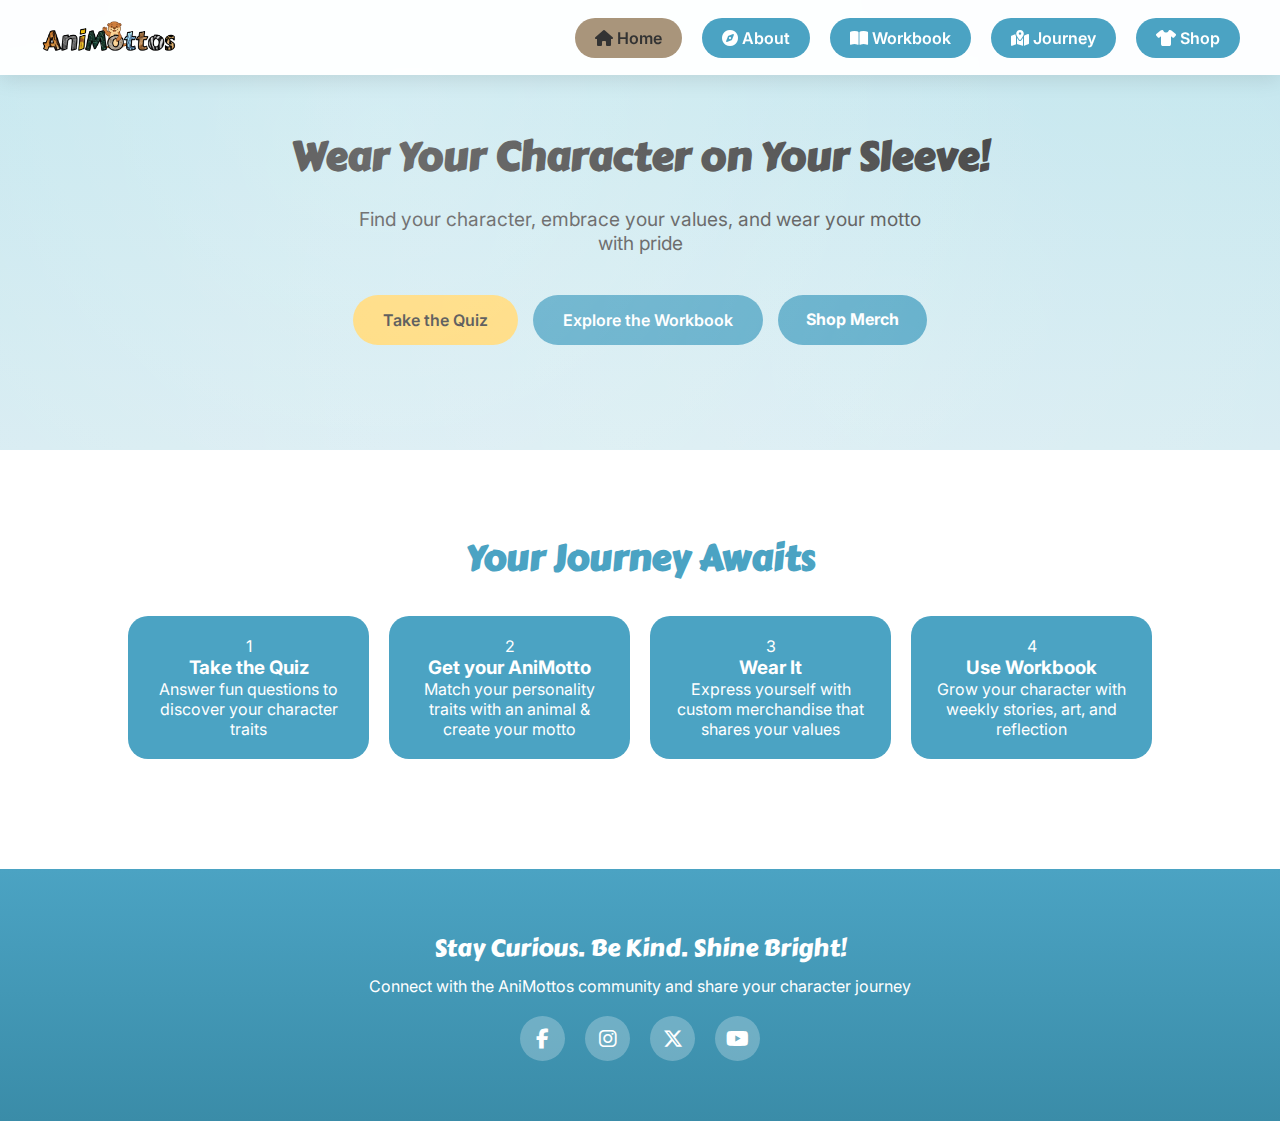
<file: index.html>
<!doctype html>
<html lang="en">

<head>
  <meta charset="UTF-8" />
  <meta name="viewport" content="width=device-width, initial-scale=1.0" />
  <title>AniMottos – Wear Your Character on Your Sleeve</title>

  <!-- Favicon -->
  <link rel="icon" type="image/webp" href="favicon.svg" />

  <!-- Fonts -->
  <link href="https://fonts.googleapis.com/css2?family=Carter+One&family=Inter:wght@400;500;600&display=swap"
    rel="stylesheet" />

  <!-- FontAwesome -->
  <link rel="stylesheet" href="https://cdnjs.cloudflare.com/ajax/libs/font-awesome/6.5.0/css/all.min.css" />

  <!-- Styles -->
  <link rel="stylesheet" href="style.css" />
</head>

<body>
  <div class="container">

    <!-- Navigation -->
    <nav class="navigation">
      <div class="brand">
        <img src="image/AmOtterText.png" alt="AniMottos Logo" class="nav-logo">
      </div>

      <button class="hamburger" aria-label="Toggle menu">
        <span></span><span></span><span></span>
      </button>

      <div class="nav-links">
        <a class="nav-link active" href="index.html"><i class="fa-solid fa-house"></i> Home</a>
        <a class="nav-link" href="about.html"><i class="fa-solid fa-compass"></i> About</a>
        <a class="nav-link" href="workbook.html"><i class="fa-solid fa-book-open"></i> Workbook</a>
        <a class="nav-link" href="journey.html"><i class="fas fa-map-marked-alt"></i> Journey</a>
        <a class="nav-link" href="shop.html"><i class="fa-solid fa-shirt"></i> Shop</a>
      </div>
    </nav>

    <!-- HERO -->
    <section class="hero">
      <div class="hero-bubbles">
        <span></span><span></span><span></span><span></span><span></span><span></span>
      </div>

      <h1 class="hero-title">Wear Your Character on Your Sleeve!</h1>
      <p class="hero-subtitle">
        Find your character, embrace your values, and wear your motto with pride
      </p>

      <div class="cta-buttons">
        <a class="cta-button cta-primary" href="https://us.ed22.org/#/project/business/sHLFX4H8Ojg9qpf4YYe6">Take the Quiz</a>
        <a class="cta-button cta-secondary" href="https://us.ed22.org/#/project/business/sHLFX4H8Ojg9qpf4YYe6">Explore the Workbook</a>
        <a class="cta-button cta-tertiary" href="https://us.ed22.org/#/project/business/sHLFX4H8Ojg9qpf4YYe6">Shop Merch</a>
      </div>
    </section>

    <!-- JOURNEY -->
    <div class="section-card">
      <h2 class="section-title">Your Journey Awaits</h2>

      <div class="journey-steps">
        <div class="journey-step">
          <div class="step-number">1</div>
          <h3>Take the Quiz</h3>
          <p>Answer fun questions to discover your character traits</p>
        </div>

        <div class="journey-step">
          <div class="step-number">2</div>
          <h3>Get your AniMotto</h3>
          <p>Match your personality traits with an animal & create your motto</p>
        </div>

        <div class="journey-step">
          <div class="step-number">3</div>
          <h3>Wear It</h3>
          <p>Express yourself with custom merchandise that shares your values</p>
        </div>

        <div class="journey-step">
          <div class="step-number">4</div>
          <h3>Use Workbook</h3>
          <p>Grow your character with weekly stories, art, and reflection</p>
        </div>
      </div>
    </div>

    <!-- FOOTER -->
    <footer class="footer">
      <div class="footer-message">Stay Curious. Be Kind. Shine Bright!</div>
      <p>Connect with the AniMottos community and share your character journey</p>

      <div class="social-links">
        <a href="#" class="social-link"><i class="fab fa-facebook-f"></i></a>
        <a href="#" class="social-link"><i class="fab fa-instagram"></i></a>
        <a href="#" class="social-link"><i class="fab fa-x-twitter"></i></a>
        <a href="#" class="social-link"><i class="fab fa-youtube"></i></a>
      </div>
    </footer>

  </div>

  <script>
    document.addEventListener("DOMContentLoaded", () => {
      const burger = document.querySelector(".hamburger");
      const nav = document.querySelector(".nav-links");
      const links = document.querySelectorAll(".nav-link");

      burger.addEventListener("click", () => {
        burger.classList.toggle("active");
        nav.classList.toggle("open");
      });

      links.forEach(link => {
        link.addEventListener("click", () => {
          burger.classList.remove("active");
          nav.classList.remove("open");
        });
      });
    });
  </script>


</body>

</html>
</file>
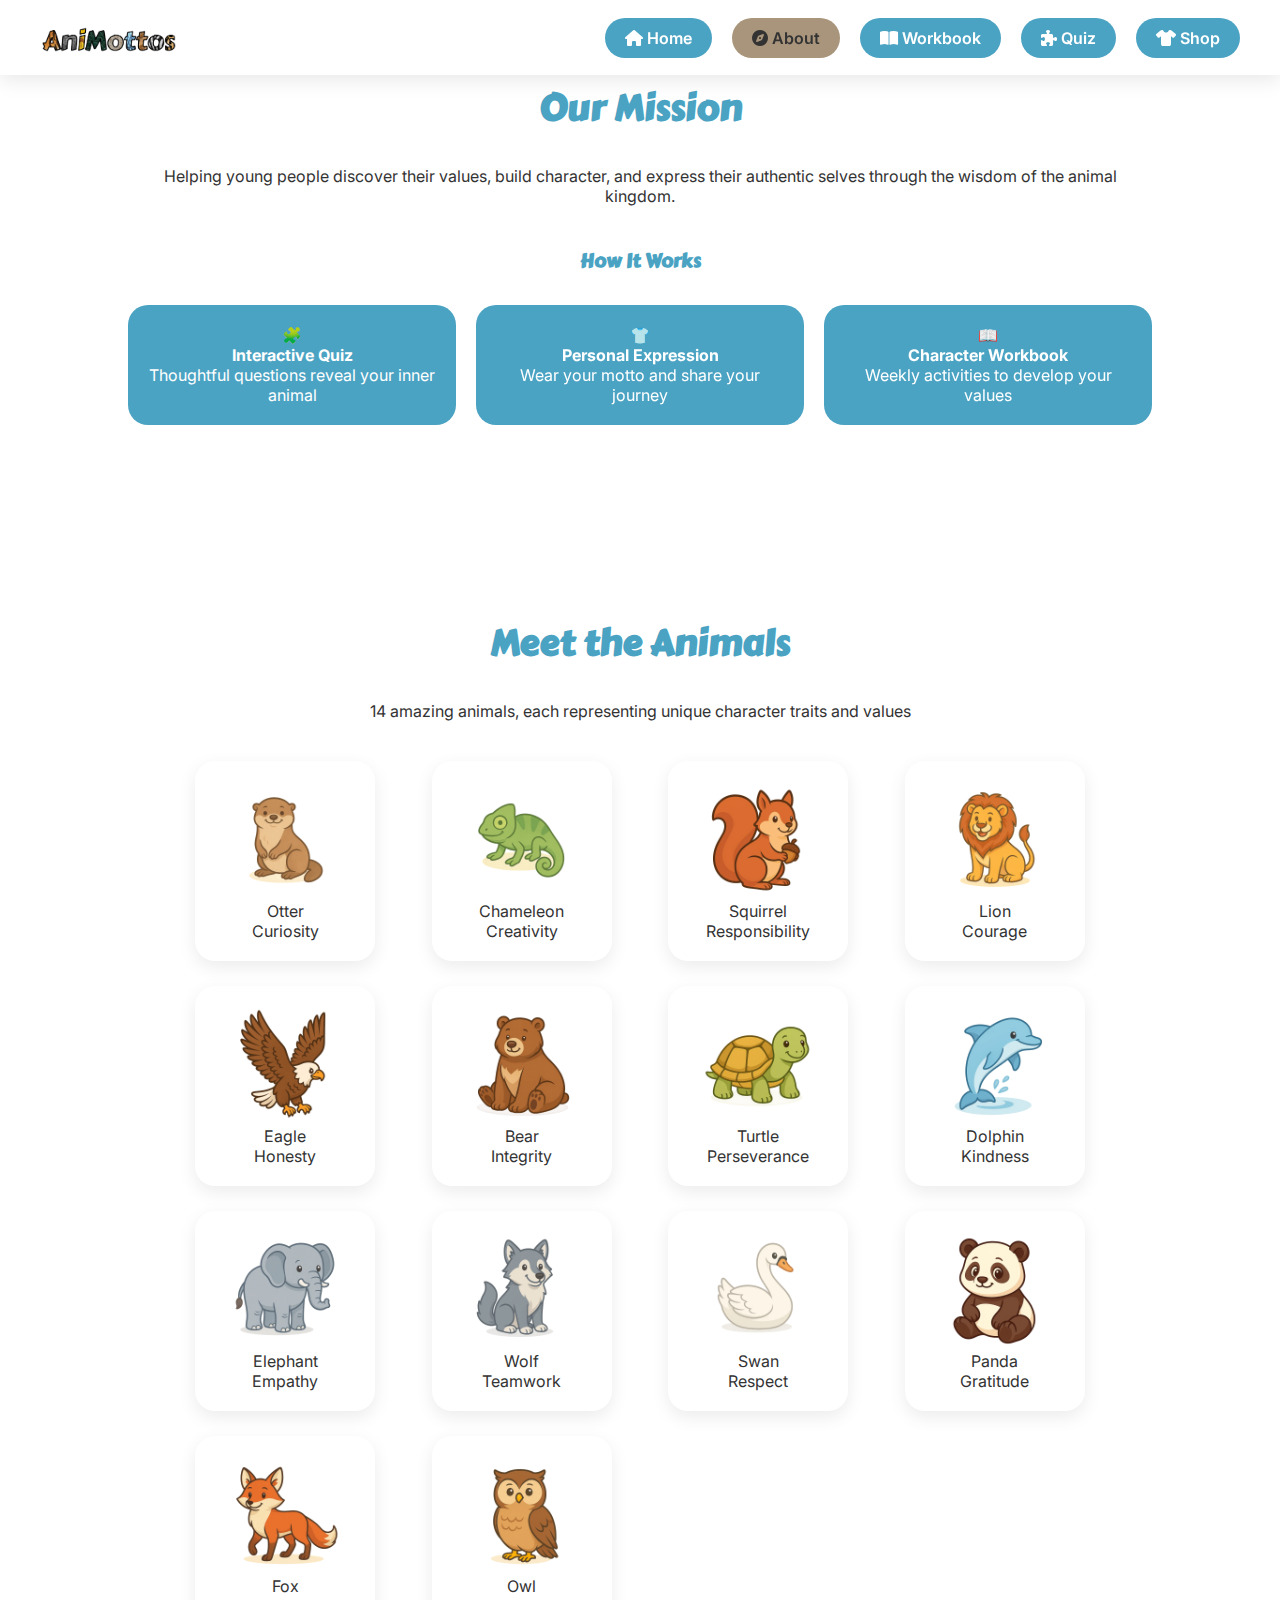
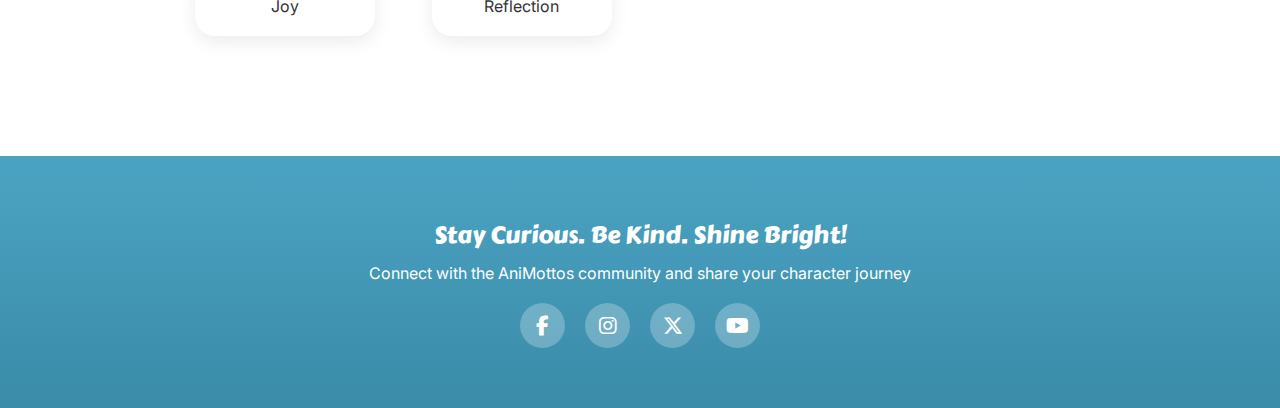
<file: about.html>
<!doctype html>
<html lang="en">

<head>
    <meta charset="UTF-8">
    <meta name="viewport" content="width=device-width, initial-scale=1.0">
    <title>About | AniMottos</title>

    <!-- Favicon & Brand Meta -->
    <link rel="icon" type="image/png" sizes="32x32" href="favicon.svg">
    <link rel="apple-touch-icon" href="favicon.svg">

    <!-- Theme Colors for Browsers -->
    <meta name="theme-color" content="#4BA3C3">
    <meta name="msapplication-TileColor" content="#4BA3C3">
    <meta name="apple-mobile-web-app-status-bar-style" content="black-translucent">

    <!-- Social / Search Preview -->
    <meta property="og:title" content="AniMottos – Wear Your Character on Your Sleeve">
    <meta property="og:description"
        content="Discover your inner animal, embrace your values, and wear your motto with pride.">
    <meta property="og:image" content="favicon.svg">
    <meta property="og:type" content="website">
    <meta property="og:url" content="https://yourdomain.com/">

    <!-- Google Fonts -->
    <link href="https://fonts.googleapis.com/css2?family=Carter+One&family=Inter:wght@400;500;600&display=swap"
        rel="stylesheet">

    <!-- Font Awesome Icons -->
    <link rel="stylesheet" href="https://cdn.jsdelivr.net/npm/@fortawesome/fontawesome-free@6.5.0/css/all.min.css" />

    <!-- Shared Styles -->
    <link rel="stylesheet" href="style.css">
</head>

<body>
    <div class="container">

        <!-- Navigation -->
        <nav class="navigation">
            <div class="brand">
                <img src="image/logoTextSmall.png" alt="AniMottos Logo" class="nav-logo">
            </div>

            <button class="hamburger" aria-label="Toggle menu">
                <span></span><span></span><span></span>
            </button>

            <div class="nav-links">
                <a class="nav-link" href="index.html"><i class="fa-solid fa-house"></i> Home</a>
                <a class="nav-link active" href="about.html"><i class="fa-solid fa-compass"></i> About</a>
                <a class="nav-link" href="workbook.html"><i class="fa-solid fa-book-open"></i> Workbook</a>
                <a class="nav-link" href="quiz.html"><i class="fa-solid fa-puzzle-piece"></i> Quiz</a>
                <a class="nav-link" href="shop.html"><i class="fa-solid fa-tshirt"></i> Shop</a>
            </div>
        </nav>

        <!-- About Section -->
        <div class="section-card">
            <h2 class="section-title">Our Mission</h2>
            <p class="section-subtitle">
                Helping young people discover their values, build character, and express their authentic selves
                through the wisdom of the animal kingdom.
            </p>

            <h3 style="text-align: center; margin: 40px 0 20px; color: #4BA3C3; font-family: 'Carter One', cursive;">
                How It Works
            </h3>

            <div class="journey-steps">
                <div class="journey-step">
                    <div class="step-number">🧩</div>
                    <h4>Interactive Quiz</h4>
                    <p>Thoughtful questions reveal your inner animal</p>
                </div>
                <div class="journey-step">
                    <div class="step-number">👕</div>
                    <h4>Personal Expression</h4>
                    <p>Wear your motto and share your journey</p>
                </div>
                <div class="journey-step">
                    <div class="step-number">📖</div>
                    <h4>Character Workbook</h4>
                    <p>Weekly activities to develop your values</p>
                </div>
            </div>
        </div>

        <!-- Meet the Animals -->
        <div class="section-card">
            <h2 class="section-title">Meet the Animals</h2>
            <p class="section-subtitle">14 amazing animals, each representing unique character traits and values</p>

            <div class="animal-grid">

                <div class="animal-card">
                    <div class="animal-img-wrapper">
                        <img src="image/standard/Otter.webp" alt="Otter" class="animal-img">
                    </div>
                    <div class="animal-name">Otter</div>
                    <div class="animal-trait">Curiosity</div>
                </div>

                <div class="animal-card">
                    <div class="animal-img-wrapper">
                        <img src="image/standard/Chameleon.webp" alt="Chameleon" class="animal-img">
                    </div>
                    <div class="animal-name">Chameleon</div>
                    <div class="animal-trait">Creativity</div>
                </div>

                <div class="animal-card">
                    <div class="animal-img-wrapper">
                        <img src="image/standard/Squirrel.webp" alt="Squirrel" class="animal-img">
                    </div>
                    <div class="animal-name">Squirrel</div>
                    <div class="animal-trait">Responsibility</div>
                </div>

                <div class="animal-card">
                    <div class="animal-img-wrapper">
                        <img src="image/standard/Lion.webp" alt="Lion" class="animal-img">
                    </div>
                    <div class="animal-name">Lion</div>
                    <div class="animal-trait">Courage</div>
                </div>

                <div class="animal-card">
                    <div class="animal-img-wrapper">
                        <img src="image/standard/Eagle.webp" alt="Eagle" class="animal-img">
                    </div>
                    <div class="animal-name">Eagle</div>
                    <div class="animal-trait">Honesty</div>
                </div>

                <div class="animal-card">
                    <div class="animal-img-wrapper">
                        <img src="image/standard/Bear.webp" alt="Bear" class="animal-img">
                    </div>
                    <div class="animal-name">Bear</div>
                    <div class="animal-trait">Integrity</div>
                </div>

                <div class="animal-card">
                    <div class="animal-img-wrapper">
                        <img src="image/standard/Turtle.webp" alt="Turtle" class="animal-img">
                    </div>
                    <div class="animal-name">Turtle</div>
                    <div class="animal-trait">Perseverance</div>
                </div>

                <div class="animal-card">
                    <div class="animal-img-wrapper">
                        <img src="image/standard/Dolphin.webp" alt="Dolphin" class="animal-img">
                    </div>
                    <div class="animal-name">Dolphin</div>
                    <div class="animal-trait">Kindness</div>
                </div>

                <div class="animal-card">
                    <div class="animal-img-wrapper">
                        <img src="image/standard/Elephant.webp" alt="Elephant" class="animal-img">
                    </div>
                    <div class="animal-name">Elephant</div>
                    <div class="animal-trait">Empathy</div>
                </div>

                <div class="animal-card">
                    <div class="animal-img-wrapper">
                        <img src="image/standard/Wolf.webp" alt="Wolf" class="animal-img">
                    </div>
                    <div class="animal-name">Wolf</div>
                    <div class="animal-trait">Teamwork</div>
                </div>

                <div class="animal-card">
                    <div class="animal-img-wrapper">
                        <img src="image/standard/Swan.webp" alt="Swan" class="animal-img">
                    </div>
                    <div class="animal-name">Swan</div>
                    <div class="animal-trait">Respect</div>
                </div>

                <div class="animal-card">
                    <div class="animal-img-wrapper">
                        <img src="image/standard/Panda.webp" alt="Panda" class="animal-img">
                    </div>
                    <div class="animal-name">Panda</div>
                    <div class="animal-trait">Gratitude</div>
                </div>

                <div class="animal-card">
                    <div class="animal-img-wrapper">
                        <img src="image/standard/Fox.webp" alt="Fox" class="animal-img">
                    </div>
                    <div class="animal-name">Fox</div>
                    <div class="animal-trait">Joy</div>
                </div>

                <div class="animal-card">
                    <div class="animal-img-wrapper">
                        <img src="image/standard/Owl.webp" alt="Owl" class="animal-img">
                    </div>
                    <div class="animal-name">Owl</div>
                    <div class="animal-trait">Reflection</div>
                </div>

            </div>
        </div>

        <!-- Footer -->
        <footer class="footer">
            <div class="footer-message">Stay Curious. Be Kind. Shine Bright!</div>
            <p>Connect with the AniMottos community and share your character journey</p>

            <div class="social-links">
                <a href="#" class="social-link" target="_blank" aria-label="Facebook">
                    <i class="fab fa-facebook-f"></i>
                </a>
                <a href="#" class="social-link" target="_blank" aria-label="Instagram">
                    <i class="fab fa-instagram"></i>
                </a>
                <a href="#" class="social-link" target="_blank" aria-label="Twitter / X">
                    <i class="fab fa-x-twitter"></i>
                </a>
                <a href="#" class="social-link" target="_blank" aria-label="YouTube">
                    <i class="fab fa-youtube"></i>
                </a>
            </div>
        </footer>

    </div>

    <script>
        document.addEventListener("DOMContentLoaded", () => {
            const burger = document.querySelector(".hamburger");
            const nav = document.querySelector(".nav-links");
            const links = document.querySelectorAll(".nav-link");

            burger.addEventListener("click", () => {
                burger.classList.toggle("active");
                nav.classList.toggle("open");
            });

            links.forEach(link => {
                link.addEventListener("click", () => {
                    burger.classList.remove("active");
                    nav.classList.remove("open");
                });
            });
        });
    </script>


</body>

</html>
</file>
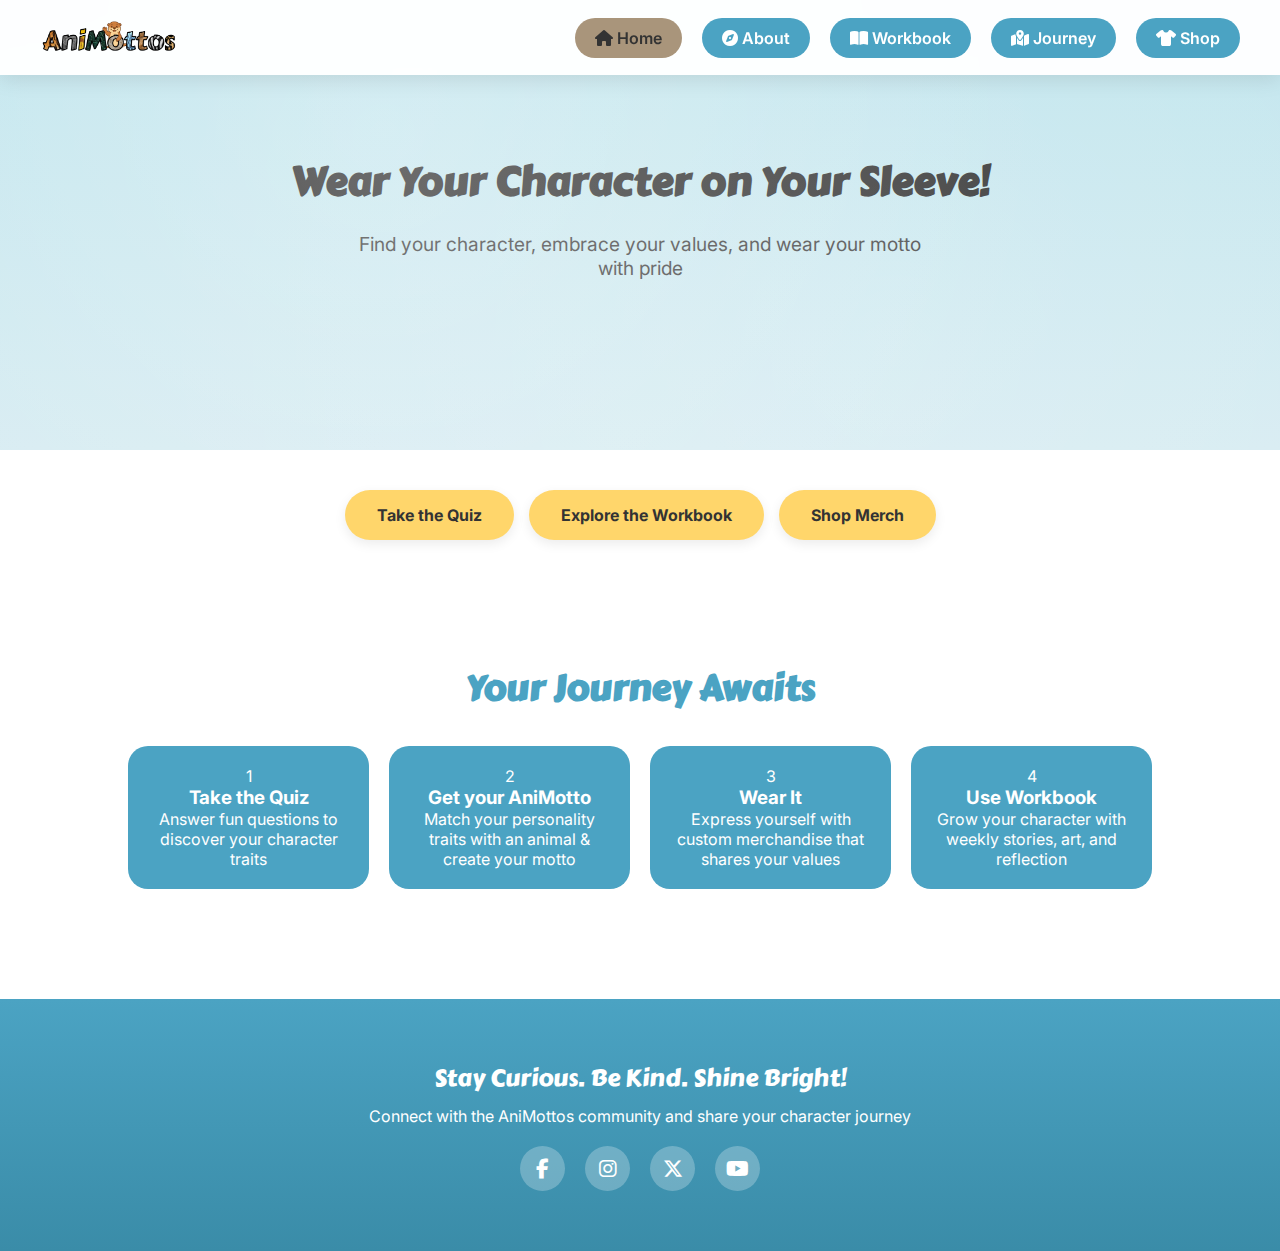
<file: indexUpdate.html>
<!doctype html>
<html lang="en">

<head>
  <meta charset="UTF-8" />
  <meta name="viewport" content="width=device-width, initial-scale=1.0" />
  <title>AniMottos – Wear Your Character on Your Sleeve</title>

  <!-- Favicon -->
  <link rel="icon" type="image/webp" href="favicon.svg" />

  <!-- Fonts -->
  <link href="https://fonts.googleapis.com/css2?family=Carter+One&family=Inter:wght@400;500;600&display=swap"
    rel="stylesheet" />

  <!-- FontAwesome -->
  <link rel="stylesheet" href="https://cdnjs.cloudflare.com/ajax/libs/font-awesome/6.5.0/css/all.min.css" />

  <!-- Styles -->
  <link rel="stylesheet" href="style.css" />
</head>

<body>
  <div class="container">

    <!-- Navigation -->
    <nav class="navigation">
      <div class="brand">
        <img src="image/AmOtterText.png" alt="AniMottos Logo" class="nav-logo">
      </div>

      <button class="hamburger" aria-label="Toggle menu">
        <span></span><span></span><span></span>
      </button>

      <div class="nav-links">
        <a class="nav-link active" href="index.html"><i class="fa-solid fa-house"></i> Home</a>
        <a class="nav-link" href="about.html"><i class="fa-solid fa-compass"></i> About</a>
        <a class="nav-link" href="workbook.html"><i class="fa-solid fa-book-open"></i> Workbook</a>
        <a class="nav-link" href="journey.html"><i class="fas fa-map-marked-alt"></i> Journey</a>
        <a class="nav-link" href="shop.html"><i class="fa-solid fa-shirt"></i> Shop</a>
      </div>
    </nav>

    <!-- HERO -->
    <section class="hero">
      <div class="hero-bubbles">
        <span></span><span></span><span></span><span></span><span></span><span></span>
      </div>

      <h1 class="hero-title">Wear Your Character on Your Sleeve!</h1>
      <p class="hero-subtitle">
        Find your character, embrace your values, and wear your motto with pride
      </p>
    </section>


    <!-- CTA Buttons -->
    <div class="cta-buttons standalone-cta">
        <a class="cta-button cta-primary" href="https://us.ed22.org/#/project/business/sHLFX4H8Ojg9qpf4YYe6">Take the Quiz</a>
        <a class="cta-button cta-primary" href="https://us.ed22.org/#/project/business/sHLFX4H8Ojg9qpf4YYe6">Explore the Workbook</a>
        <a class="cta-button cta-primary" href="https://us.ed22.org/#/project/business/sHLFX4H8Ojg9qpf4YYe6">Shop Merch</a>
    </div>

    <!-- JOURNEY -->
    <div class="section-card">
      <h2 class="section-title">Your Journey Awaits</h2>

      <div class="journey-steps">
        <div class="journey-step">
          <div class="step-number">1</div>
          <h3>Take the Quiz</h3>
          <p>Answer fun questions to discover your character traits</p>
        </div>

        <div class="journey-step">
          <div class="step-number">2</div>
          <h3>Get your AniMotto</h3>
          <p>Match your personality traits with an animal & create your motto</p>
        </div>

        <div class="journey-step">
          <div class="step-number">3</div>
          <h3>Wear It</h3>
          <p>Express yourself with custom merchandise that shares your values</p>
        </div>

        <div class="journey-step">
          <div class="step-number">4</div>
          <h3>Use Workbook</h3>
          <p>Grow your character with weekly stories, art, and reflection</p>
        </div>
      </div>
    </div>

    <!-- FOOTER -->
    <footer class="footer">
      <div class="footer-message">Stay Curious. Be Kind. Shine Bright!</div>
      <p>Connect with the AniMottos community and share your character journey</p>

      <div class="social-links">
        <a href="#" class="social-link"><i class="fab fa-facebook-f"></i></a>
        <a href="#" class="social-link"><i class="fab fa-instagram"></i></a>
        <a href="#" class="social-link"><i class="fab fa-x-twitter"></i></a>
        <a href="#" class="social-link"><i class="fab fa-youtube"></i></a>
      </div>
    </footer>

  </div>

  <!-- Mobile Menu Script -->
  <script>
    document.addEventListener("DOMContentLoaded", () => {
      const burger = document.querySelector(".hamburger");
      const nav = document.querySelector(".nav-links");
      const links = document.querySelectorAll(".nav-link");

      burger.addEventListener("click", () => {
        burger.classList.toggle("active");
        nav.classList.toggle("open");
      });

      links.forEach(link => {
        link.addEventListener("click", () => {
          burger.classList.remove("active");
          nav.classList.remove("open");
        });
      });
    });
  </script>

</body>

</html>
</file>
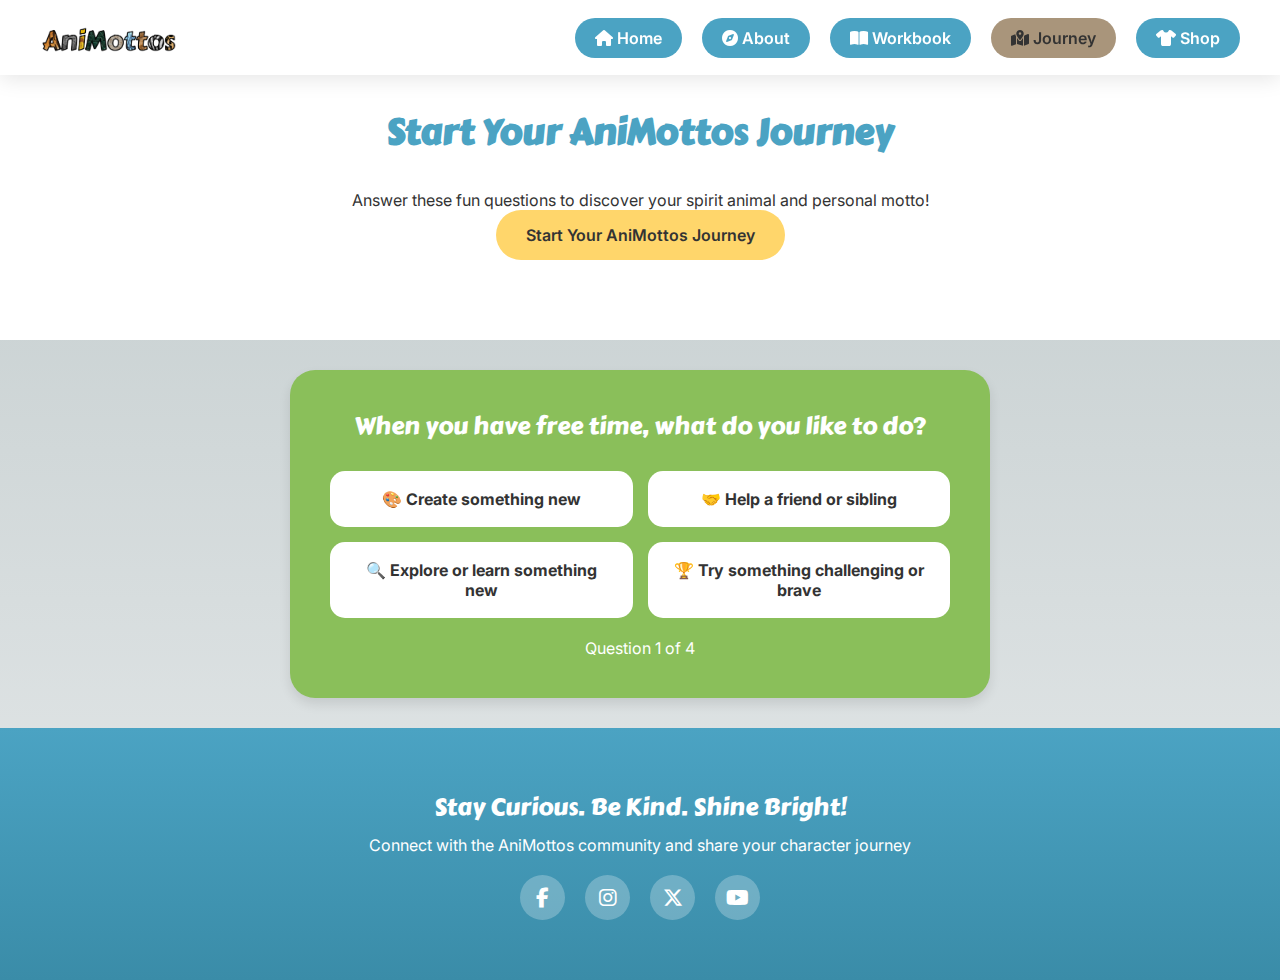
<file: journey.html>
<!doctype html>
<html lang="en">

<head>
    <meta charset="UTF-8">
    <meta name="viewport" content="width=device-width, initial-scale=1.0">
    <title>Quiz | AniMottos</title>

    <!-- Favicon & Brand Meta -->
    <link rel="icon" type="image/png" sizes="32x32" href="favicon.svg">
    <link rel="apple-touch-icon" href="favicon.svg">

    <!-- Theme Colors for Browsers -->
    <meta name="theme-color" content="#4BA3C3">
    <meta name="msapplication-TileColor" content="#4BA3C3">
    <meta name="apple-mobile-web-app-status-bar-style" content="black-translucent">

    <!-- Google Fonts -->
    <link href="https://fonts.googleapis.com/css2?family=Carter+One&family=Inter:wght@400;500;600&display=swap"
        rel="stylesheet">

    <!-- Font Awesome Icons -->
    <link rel="stylesheet" href="https://cdnjs.cloudflare.com/ajax/libs/font-awesome/6.5.1/css/all.min.css">

    <!-- Shared Styles -->
    <link rel="stylesheet" href="style.css">
</head>

<body>
    <div class="container">

        <!-- Navigation -->
        <nav class="navigation">
            <div class="brand">
                <img src="image/logoTextSmall.png" alt="AniMottos Logo" class="nav-logo">
            </div>

            <button class="hamburger" aria-label="Toggle menu">
                <span></span><span></span><span></span>
            </button>

            <div class="nav-links">
                <a class="nav-link" href="index.html"><i class="fa-solid fa-house"></i> Home</a>
                <a class="nav-link" href="about.html"><i class="fa-solid fa-compass"></i> About</a>
                <a class="nav-link" href="workbook.html"><i class="fa-solid fa-book-open"></i> Workbook</a>
                <a class="nav-link active" href="journey.html"><i class="fas fa-map-marked-alt"></i> Journey</a>
                <a class="nav-link" href="shop.html"><i class="fa-solid fa-shirt"></i> Shop</a>
            </div>
        </nav>

        <div class="section-card quiz-intro">
            <h2 class="section-title">Start Your AniMottos Journey</h2>
            <p class="section-subtitle">
                Answer these fun questions to discover your spirit animal and personal motto!
            </p>
            <a class="cta-button cta-primary" href="https://your-full-quiz-link-here.com" target="_blank">
                Start Your AniMottos Journey
            </a>
        </div>

        <!-- Dynamic Quiz Container -->
        <div class="quiz-preview"></div>

        <!-- Footer -->
        <footer class="footer">
            <div class="footer-message">Stay Curious. Be Kind. Shine Bright!</div>
            <p>Connect with the AniMottos community and share your character journey</p>
            <div class="social-links">
                <a href="#" class="social-link" target="_blank"><i class="fab fa-facebook-f"></i></a>
                <a href="#" class="social-link" target="_blank"><i class="fab fa-instagram"></i></a>
                <a href="#" class="social-link" target="_blank"><i class="fab fa-x-twitter"></i></a>
                <a href="#" class="social-link" target="_blank"><i class="fab fa-youtube"></i></a>
            </div>
        </footer>
    </div>

    <!-- 4-Question Mini Quiz with Images -->
    <script>
        const quizQuestions = [
            {
                question: "When you have free time, what do you like to do?",
                options: [
                    { text: "🎨 Create something new", animal: "Chameleon", value: "Creativity", motto: "Blend, adapt, and create your world" },
                    { text: "🤝 Help a friend or sibling", animal: "Dolphin", value: "Kindness", motto: "Small acts make big waves" },
                    { text: "🔍 Explore or learn something new", animal: "Otter", value: "Curiosity", motto: "Every day brings new discoveries" },
                    { text: "🏆 Try something challenging or brave", animal: "Lion", value: "Courage", motto: "Courage lights the path forward" }
                ]
            },
            {
                question: "What’s your favorite way to solve a problem?",
                options: [
                    { text: "🧠 Think it through carefully", animal: "Owl", value: "Reflection", motto: "Wisdom grows in quiet moments" },
                    { text: "🎨 Come up with creative ideas", animal: "Chameleon", value: "Creativity", motto: "Blend, adapt, and create your world" },
                    { text: "🗣️ Talk with others and share ideas", animal: "Wolf", value: "Teamwork", motto: "Together we are stronger" },
                    { text: "💪 Keep trying until I get it", animal: "Turtle", value: "Perseverance", motto: "Slow and steady wins the race" }
                ]
            },
            {
                question: "Your teacher says a big project is due next week. You...",
                options: [
                    { text: "🗓️ Make a plan and get started early", animal: "Squirrel", value: "Responsibility", motto: "Prepare today for tomorrow’s success" },
                    { text: "🎯 Wait until I feel inspired", animal: "Chameleon", value: "Creativity", motto: "Blend, adapt, and create your world" },
                    { text: "🙌 Ask a friend for help", animal: "Wolf", value: "Teamwork", motto: "Together we are stronger" },
                    { text: "😌 Stay calm and take my time", animal: "Turtle", value: "Perseverance", motto: "Slow and steady wins the race" }
                ]
            },
            {
                question: "Which phrase sounds most like you?",
                options: [
                    { text: "💭 I love to imagine new things", animal: "Chameleon", value: "Creativity", motto: "Blend, adapt, and create your world" },
                    { text: "💖 I care deeply about others", animal: "Dolphin", value: "Kindness", motto: "Small acts make big waves" },
                    { text: "🦦 I’m curious about how things work", animal: "Otter", value: "Curiosity", motto: "Every day brings new discoveries" },
                    { text: "🦁 I’m brave when things get tough", animal: "Lion", value: "Courage", motto: "Courage lights the path forward" }
                ]
            }
        ];

        let currentQuestion = 0;

        function loadQuestion() {
            const q = quizQuestions[currentQuestion];
            const container = document.querySelector('.quiz-preview');

            container.innerHTML = `
      <div class="quiz-question">${q.question}</div>
      <div class="quiz-options">
        ${q.options.map(o => `
          <div class="quiz-option" onclick="showQuizResult('${o.animal}', '${o.value}', '${o.motto}')">${o.text}</div>
        `).join('')}
      </div>
      <div style="margin-top:20px;">Question ${currentQuestion + 1} of ${quizQuestions.length}</div>
    `;
        }

        function showQuizResult(animal, value, motto) {
            const imgPath = `image/standard/${animal}.webp`;
            const container = document.querySelector('.quiz-preview');

            container.innerHTML = `
        <div style="background:#FFD66B;border-radius:20px;padding:30px;text-align:center;margin:20px 0;">
        <img src="${imgPath}" alt="${animal}" style="width:120px;height:auto;margin-bottom:15px;">
        <h3 style="font-size:24px;font-family:'Carter One',cursive;color:#333;">
            You show ${value.toLowerCase()} like a ${animal}!
        </h3>
        <p style="font-size:18px;font-weight:bold;color:#333;margin-bottom:15px;">"${motto}"</p>
        <button class="cta-button cta-primary" style="margin-top:20px;" onclick="nextQuestion()">Next Question</button>
        </div>
    `;
        }

        function nextQuestion() {
            currentQuestion++;
            if (currentQuestion < quizQuestions.length) {
                loadQuestion();
            } else {
                showFinalMessage();
            }
        }

        function showFinalMessage() {
            const container = document.querySelector('.quiz-preview');
            container.innerHTML = `
      <div style="background:#8ABF5A;border-radius:25px;padding:40px;text-align:center;color:white;">
        <h2 style="font-family:'Carter One',cursive;">Awesome job!</h2>
        <p>You discovered how each value connects to a different animal.<br>Ready for the full journey?</p>
        <a href="https://your-full-quiz-link-here.com" target="_blank" class="cta-button cta-primary" style="margin-top:20px;text-decoration:none;">
          Start Your AniMottos Journey now
        </a>
      </div>
    `;
        }

        window.addEventListener('DOMContentLoaded', loadQuestion);
    </script>

    <script>
        document.addEventListener("DOMContentLoaded", () => {
            const burger = document.querySelector(".hamburger");
            const nav = document.querySelector(".nav-links");
            const links = document.querySelectorAll(".nav-link");

            burger.addEventListener("click", () => {
                burger.classList.toggle("active");
                nav.classList.toggle("open");
            });

            links.forEach(link => {
                link.addEventListener("click", () => {
                    burger.classList.remove("active");
                    nav.classList.remove("open");
                });
            });
        });
    </script>


</body>

</html>
</file>
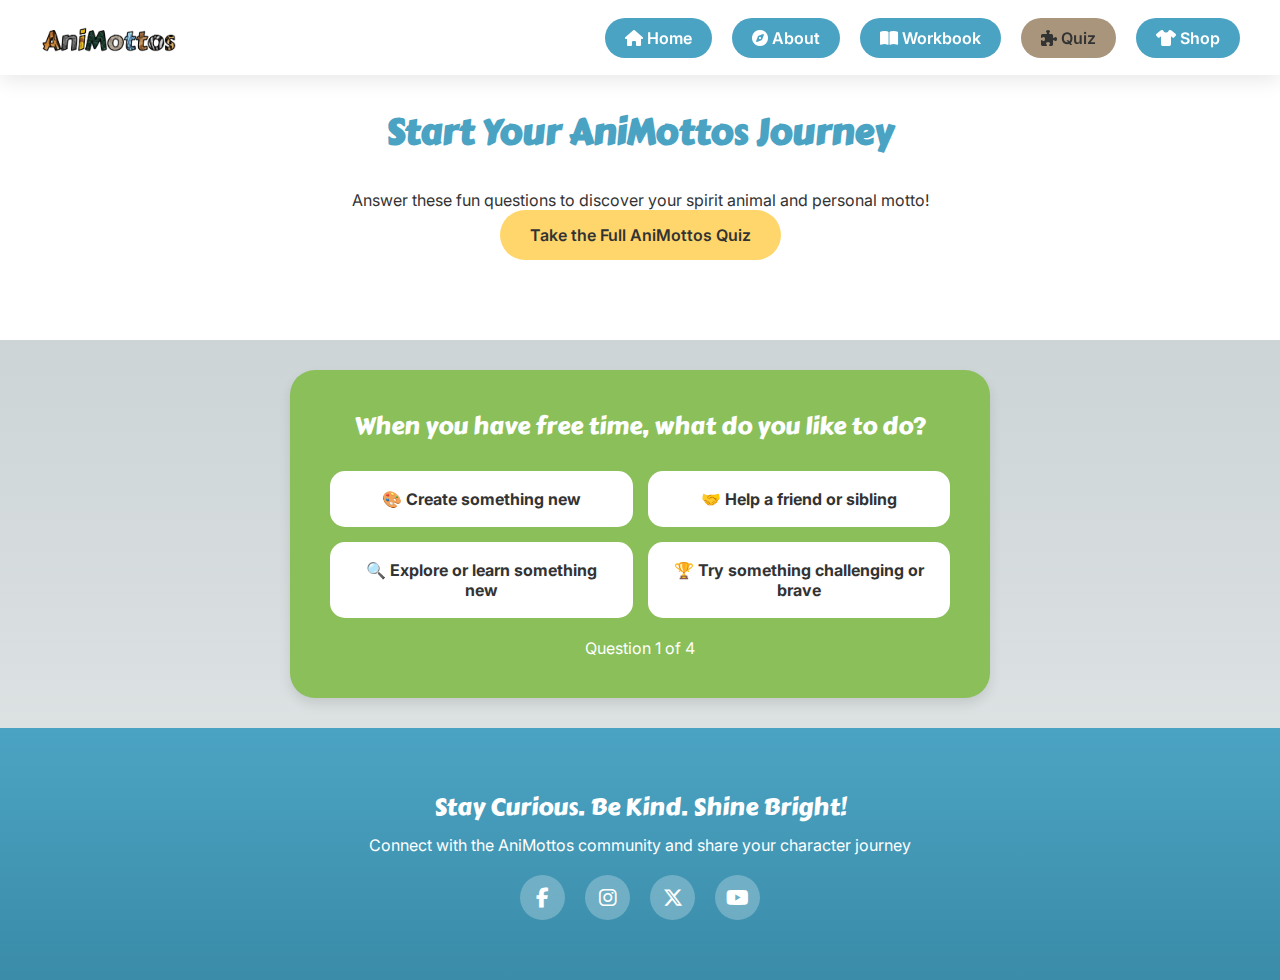
<file: quiz.html>
<!doctype html>
<html lang="en">

<head>
    <meta charset="UTF-8">
    <meta name="viewport" content="width=device-width, initial-scale=1.0">
    <title>Quiz | AniMottos</title>

    <!-- Favicon & Brand Meta -->
    <link rel="icon" type="image/png" sizes="32x32" href="favicon.svg">
    <link rel="apple-touch-icon" href="favicon.svg">

    <!-- Theme Colors for Browsers -->
    <meta name="theme-color" content="#4BA3C3">
    <meta name="msapplication-TileColor" content="#4BA3C3">
    <meta name="apple-mobile-web-app-status-bar-style" content="black-translucent">

    <!-- Google Fonts -->
    <link href="https://fonts.googleapis.com/css2?family=Carter+One&family=Inter:wght@400;500;600&display=swap"
        rel="stylesheet">

    <!-- Font Awesome Icons -->
    <link rel="stylesheet" href="https://cdnjs.cloudflare.com/ajax/libs/font-awesome/6.5.1/css/all.min.css">

    <!-- Shared Styles -->
    <link rel="stylesheet" href="style.css">
</head>

<body>
    <div class="container">

        <!-- Navigation -->
        <nav class="navigation">
            <div class="brand">
                <img src="image/logoTextSmall.png" alt="AniMottos Logo" class="nav-logo">
            </div>

            <button class="hamburger" aria-label="Toggle menu">
                <span></span><span></span><span></span>
            </button>

            <div class="nav-links">
                <a class="nav-link" href="index.html"><i class="fa-solid fa-house"></i> Home</a>
                <a class="nav-link" href="about.html"><i class="fa-solid fa-compass"></i> About</a>
                <a class="nav-link" href="workbook.html"><i class="fa-solid fa-book-open"></i> Workbook</a>
                <a class="nav-link active" href="quiz.html"><i class="fa-solid fa-puzzle-piece"></i> Quiz</a>
                <a class="nav-link" href="shop.html"><i class="fa-solid fa-shirt"></i> Shop</a>
            </div>
        </nav>

        <div class="section-card quiz-intro">
            <h2 class="section-title">Start Your AniMottos Journey</h2>
            <p class="section-subtitle">
                Answer these fun questions to discover your spirit animal and personal motto!
            </p>
            <a class="cta-button cta-primary" href="https://your-full-quiz-link-here.com" target="_blank">
                Take the Full AniMottos Quiz
            </a>
        </div>

        <!-- Dynamic Quiz Container -->
        <div class="quiz-preview"></div>

        <!-- Footer -->
        <footer class="footer">
            <div class="footer-message">Stay Curious. Be Kind. Shine Bright!</div>
            <p>Connect with the AniMottos community and share your character journey</p>
            <div class="social-links">
                <a href="#" class="social-link" target="_blank"><i class="fab fa-facebook-f"></i></a>
                <a href="#" class="social-link" target="_blank"><i class="fab fa-instagram"></i></a>
                <a href="#" class="social-link" target="_blank"><i class="fab fa-x-twitter"></i></a>
                <a href="#" class="social-link" target="_blank"><i class="fab fa-youtube"></i></a>
            </div>
        </footer>
    </div>

    <!-- 4-Question Mini Quiz with Images -->
    <script>
        const quizQuestions = [
            {
                question: "When you have free time, what do you like to do?",
                options: [
                    { text: "🎨 Create something new", animal: "Chameleon", value: "Creativity", motto: "Blend, adapt, and create your world" },
                    { text: "🤝 Help a friend or sibling", animal: "Dolphin", value: "Kindness", motto: "Small acts make big waves" },
                    { text: "🔍 Explore or learn something new", animal: "Otter", value: "Curiosity", motto: "Every day brings new discoveries" },
                    { text: "🏆 Try something challenging or brave", animal: "Lion", value: "Courage", motto: "Courage lights the path forward" }
                ]
            },
            {
                question: "What’s your favorite way to solve a problem?",
                options: [
                    { text: "🧠 Think it through carefully", animal: "Owl", value: "Reflection", motto: "Wisdom grows in quiet moments" },
                    { text: "🎨 Come up with creative ideas", animal: "Chameleon", value: "Creativity", motto: "Blend, adapt, and create your world" },
                    { text: "🗣️ Talk with others and share ideas", animal: "Wolf", value: "Teamwork", motto: "Together we are stronger" },
                    { text: "💪 Keep trying until I get it", animal: "Turtle", value: "Perseverance", motto: "Slow and steady wins the race" }
                ]
            },
            {
                question: "Your teacher says a big project is due next week. You...",
                options: [
                    { text: "🗓️ Make a plan and get started early", animal: "Squirrel", value: "Responsibility", motto: "Prepare today for tomorrow’s success" },
                    { text: "🎯 Wait until I feel inspired", animal: "Chameleon", value: "Creativity", motto: "Blend, adapt, and create your world" },
                    { text: "🙌 Ask a friend for help", animal: "Wolf", value: "Teamwork", motto: "Together we are stronger" },
                    { text: "😌 Stay calm and take my time", animal: "Turtle", value: "Perseverance", motto: "Slow and steady wins the race" }
                ]
            },
            {
                question: "Which phrase sounds most like you?",
                options: [
                    { text: "💭 I love to imagine new things", animal: "Chameleon", value: "Creativity", motto: "Blend, adapt, and create your world" },
                    { text: "💖 I care deeply about others", animal: "Dolphin", value: "Kindness", motto: "Small acts make big waves" },
                    { text: "🦦 I’m curious about how things work", animal: "Otter", value: "Curiosity", motto: "Every day brings new discoveries" },
                    { text: "🦁 I’m brave when things get tough", animal: "Lion", value: "Courage", motto: "Courage lights the path forward" }
                ]
            }
        ];

        let currentQuestion = 0;

        function loadQuestion() {
            const q = quizQuestions[currentQuestion];
            const container = document.querySelector('.quiz-preview');

            container.innerHTML = `
      <div class="quiz-question">${q.question}</div>
      <div class="quiz-options">
        ${q.options.map(o => `
          <div class="quiz-option" onclick="showQuizResult('${o.animal}', '${o.value}', '${o.motto}')">${o.text}</div>
        `).join('')}
      </div>
      <div style="margin-top:20px;">Question ${currentQuestion + 1} of ${quizQuestions.length}</div>
    `;
        }

        function showQuizResult(animal, value, motto) {
            const imgPath = `image/standard/${animal}.webp`;
            const container = document.querySelector('.quiz-preview');

            container.innerHTML = `
        <div style="background:#FFD66B;border-radius:20px;padding:30px;text-align:center;margin:20px 0;">
        <img src="${imgPath}" alt="${animal}" style="width:120px;height:auto;margin-bottom:15px;">
        <h3 style="font-size:24px;font-family:'Carter One',cursive;color:#333;">
            You show ${value.toLowerCase()} like a ${animal}!
        </h3>
        <p style="font-size:18px;font-weight:bold;color:#333;margin-bottom:15px;">"${motto}"</p>
        <button class="cta-button cta-primary" style="margin-top:20px;" onclick="nextQuestion()">Next Question</button>
        </div>
    `;
        }

        function nextQuestion() {
            currentQuestion++;
            if (currentQuestion < quizQuestions.length) {
                loadQuestion();
            } else {
                showFinalMessage();
            }
        }

        function showFinalMessage() {
            const container = document.querySelector('.quiz-preview');
            container.innerHTML = `
      <div style="background:#8ABF5A;border-radius:25px;padding:40px;text-align:center;color:white;">
        <h2 style="font-family:'Carter One',cursive;">Awesome job!</h2>
        <p>You discovered how each value connects to a different animal.<br>Ready for the full quiz?</p>
        <a href="https://your-full-quiz-link-here.com" target="_blank" class="cta-button cta-primary" style="margin-top:20px;text-decoration:none;">
          Take the Full AniMottos Quiz
        </a>
      </div>
    `;
        }

        window.addEventListener('DOMContentLoaded', loadQuestion);
    </script>

    <script>
        document.addEventListener("DOMContentLoaded", () => {
            const burger = document.querySelector(".hamburger");
            const nav = document.querySelector(".nav-links");
            const links = document.querySelectorAll(".nav-link");

            burger.addEventListener("click", () => {
                burger.classList.toggle("active");
                nav.classList.toggle("open");
            });

            links.forEach(link => {
                link.addEventListener("click", () => {
                    burger.classList.remove("active");
                    nav.classList.remove("open");
                });
            });
        });
    </script>


</body>

</html>
</file>
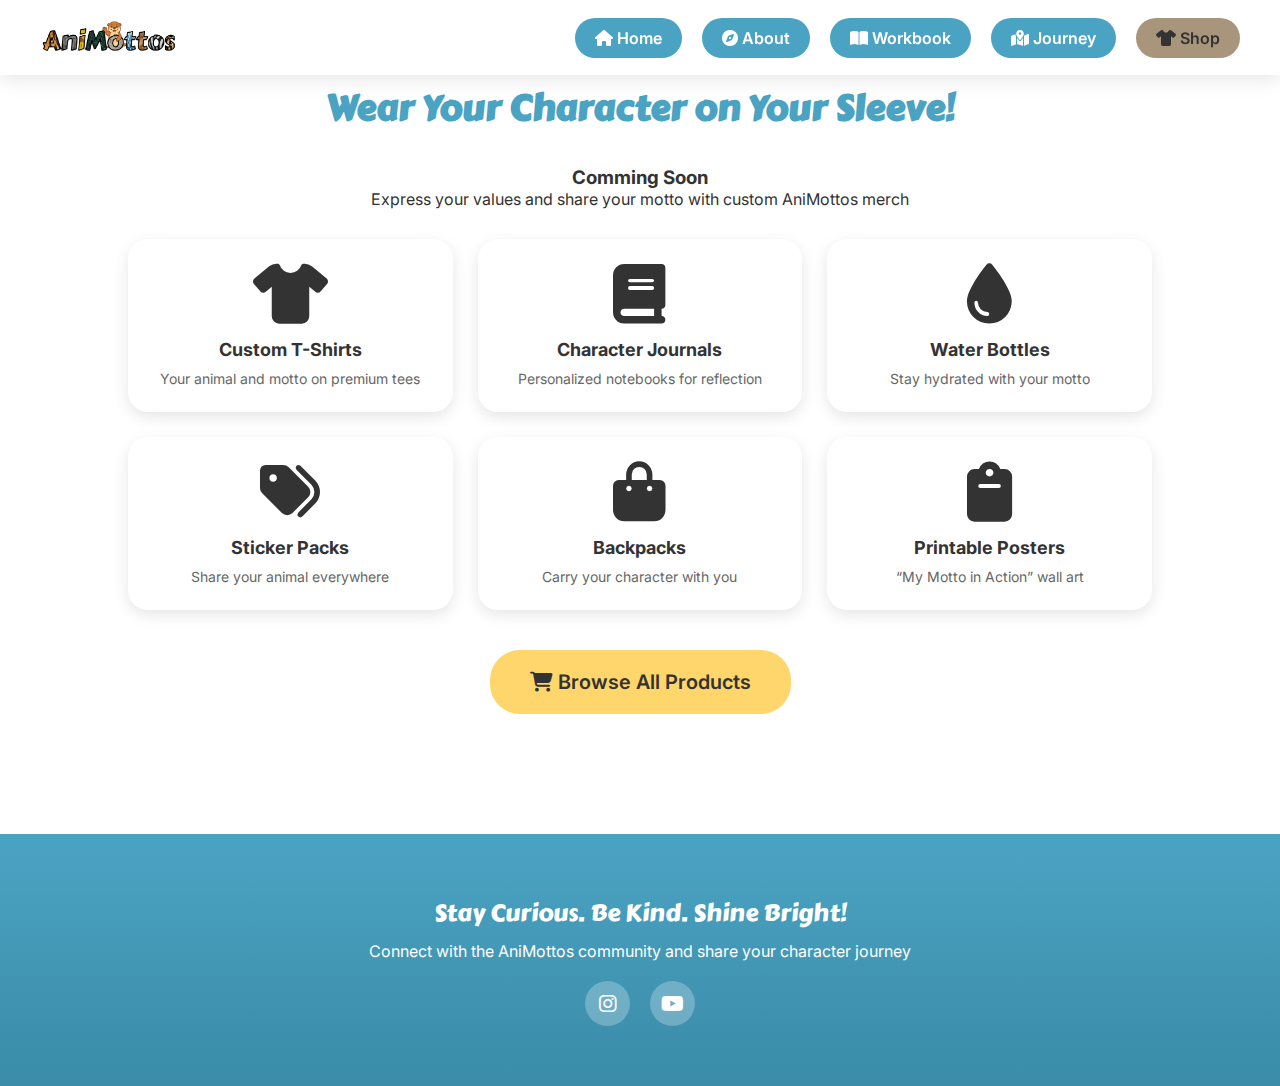
<file: shop.html>
<!doctype html>
<html lang="en">

<head>
    <meta charset="UTF-8">
    <meta name="viewport" content="width=device-width, initial-scale=1.0">
    <title>Shop | AniMottos</title>

    <!-- Favicon & Brand Meta -->
    <link rel="icon" type="image/png" sizes="32x32" href="favicon.svg">
    <link rel="apple-touch-icon" href="favicon.svg">

    <!-- Theme Colors for Browsers -->
    <meta name="theme-color" content="#4BA3C3">
    <meta name="msapplication-TileColor" content="#4BA3C3">
    <meta name="apple-mobile-web-app-status-bar-style" content="black-translucent">

    <!-- Social / Search Preview -->
    <meta property="og:title" content="AniMottos – Wear Your Character on Your Sleeve">
    <meta property="og:description"
        content="Discover your inner animal, embrace your values, and wear your motto with pride.">
    <meta property="og:image" content="favicon.svg">
    <meta property="og:type" content="website">
    <meta property="og:url" content="https://animottos.com/">

    <!-- Google Fonts -->
    <link href="https://fonts.googleapis.com/css2?family=Carter+One&family=Inter:wght@400;500;600&display=swap"
        rel="stylesheet">

    <!-- Font Awesome Icons -->
    <link rel="stylesheet" href="https://cdn.jsdelivr.net/npm/@fortawesome/fontawesome-free@6.5.0/css/all.min.css" />

    <!-- Shared Styles -->
    <link rel="stylesheet" href="style.css">
</head>

<body>
    <div class="container">

        <!-- Navigation -->
        <nav class="navigation">
            <div class="brand">
                <img src="image/AmOtterText.png" alt="AniMottos Logo" class="nav-logo">
            </div>


            <button class="hamburger" aria-label="Toggle menu">
                <span></span><span></span><span></span>
            </button>

            <div class="nav-links">
                <a class="nav-link" href="index.html"><i class="fa-solid fa-house"></i> Home</a>
                <a class="nav-link" href="about.html"><i class="fa-solid fa-compass"></i> About</a>
                <a class="nav-link" href="workbook.html"><i class="fa-solid fa-book-open"></i> Workbook</a>
                <a class="nav-link" href="journey.html"><i class="fas fa-map-marked-alt"></i> Journey</a>
                <a class="nav-link active" href="shop.html"><i class="fa-solid fa-tshirt"></i> Shop</a>
            </div>
        </nav>

        <!-- Shop Section -->
        <div class="section-card">
            <h2 class="section-title">Wear Your Character on Your Sleeve!</h2>
            <h3 class="section-subtitle">Comming Soon</h3>
            <p class="section-subtitle">Express your values and share your motto with custom AniMottos merch</p>

            <div class="merch-grid">
                <div class="merch-item">
                    <i class="fa-solid fa-tshirt merch-icon"></i>
                    <div class="merch-name">Custom T-Shirts</div>
                    <div class="merch-description">Your animal and motto on premium tees</div>
                </div>

                <div class="merch-item">
                    <i class="fa-solid fa-book merch-icon"></i>
                    <div class="merch-name">Character Journals</div>
                    <div class="merch-description">Personalized notebooks for reflection</div>
                </div>

                <div class="merch-item">
                    <i class="fa-solid fa-droplet merch-icon"></i>
                    <div class="merch-name">Water Bottles</div>
                    <div class="merch-description">Stay hydrated with your motto</div>
                </div>

                <div class="merch-item">
                    <i class="fa-solid fa-tags merch-icon"></i>
                    <div class="merch-name">Sticker Packs</div>
                    <div class="merch-description">Share your animal everywhere</div>
                </div>

                <div class="merch-item">
                    <i class="fa-solid fa-bag-shopping merch-icon"></i>
                    <div class="merch-name">Backpacks</div>
                    <div class="merch-description">Carry your character with you</div>
                </div>

                <div class="merch-item">
                    <i class="fa-solid fa-clipboard merch-icon"></i>
                    <div class="merch-name">Printable Posters</div>
                    <div class="merch-description">“My Motto in Action” wall art</div>
                </div>
            </div>


            <div style="text-align: center; margin: 40px 0;">
                <a class="cta-button cta-primary" style="font-size: 20px; padding: 20px 40px;" href="https://us.ed22.org/#/project/business/sHLFX4H8Ojg9qpf4YYe6">
                    <i class="fa-solid fa-cart-shopping"></i> Browse All Products
                </a>
            </div>
        </div>

    <!-- FOOTER -->
    <footer class="footer">
      <div class="footer-message">Stay Curious. Be Kind. Shine Bright!</div>
      <p>Connect with the AniMottos community and share your character journey</p>

      <div class="social-links">
        <!-- <a href="#" class="social-link"><i class="fab fa-facebook-f"></i></a> -->
        <a href="https://www.instagram.com/animottos/" class="social-link"><i class="fab fa-instagram"></i></a>
        <!-- <a href="#" class="social-link"><i class="fab fa-x-twitter"></i></a> -->
        <a href="https://www.youtube.com/@animottos4689" class="social-link"><i class="fab fa-youtube"></i></a>
      </div>
    </footer>

    </div>

    <script>
        document.addEventListener("DOMContentLoaded", () => {
            const burger = document.querySelector(".hamburger");
            const nav = document.querySelector(".nav-links");
            const links = document.querySelectorAll(".nav-link");

            burger.addEventListener("click", () => {
                burger.classList.toggle("active");
                nav.classList.toggle("open");
            });

            links.forEach(link => {
                link.addEventListener("click", () => {
                    burger.classList.remove("active");
                    nav.classList.remove("open");
                });
            });
        });
    </script>


</body>

</html>
</file>
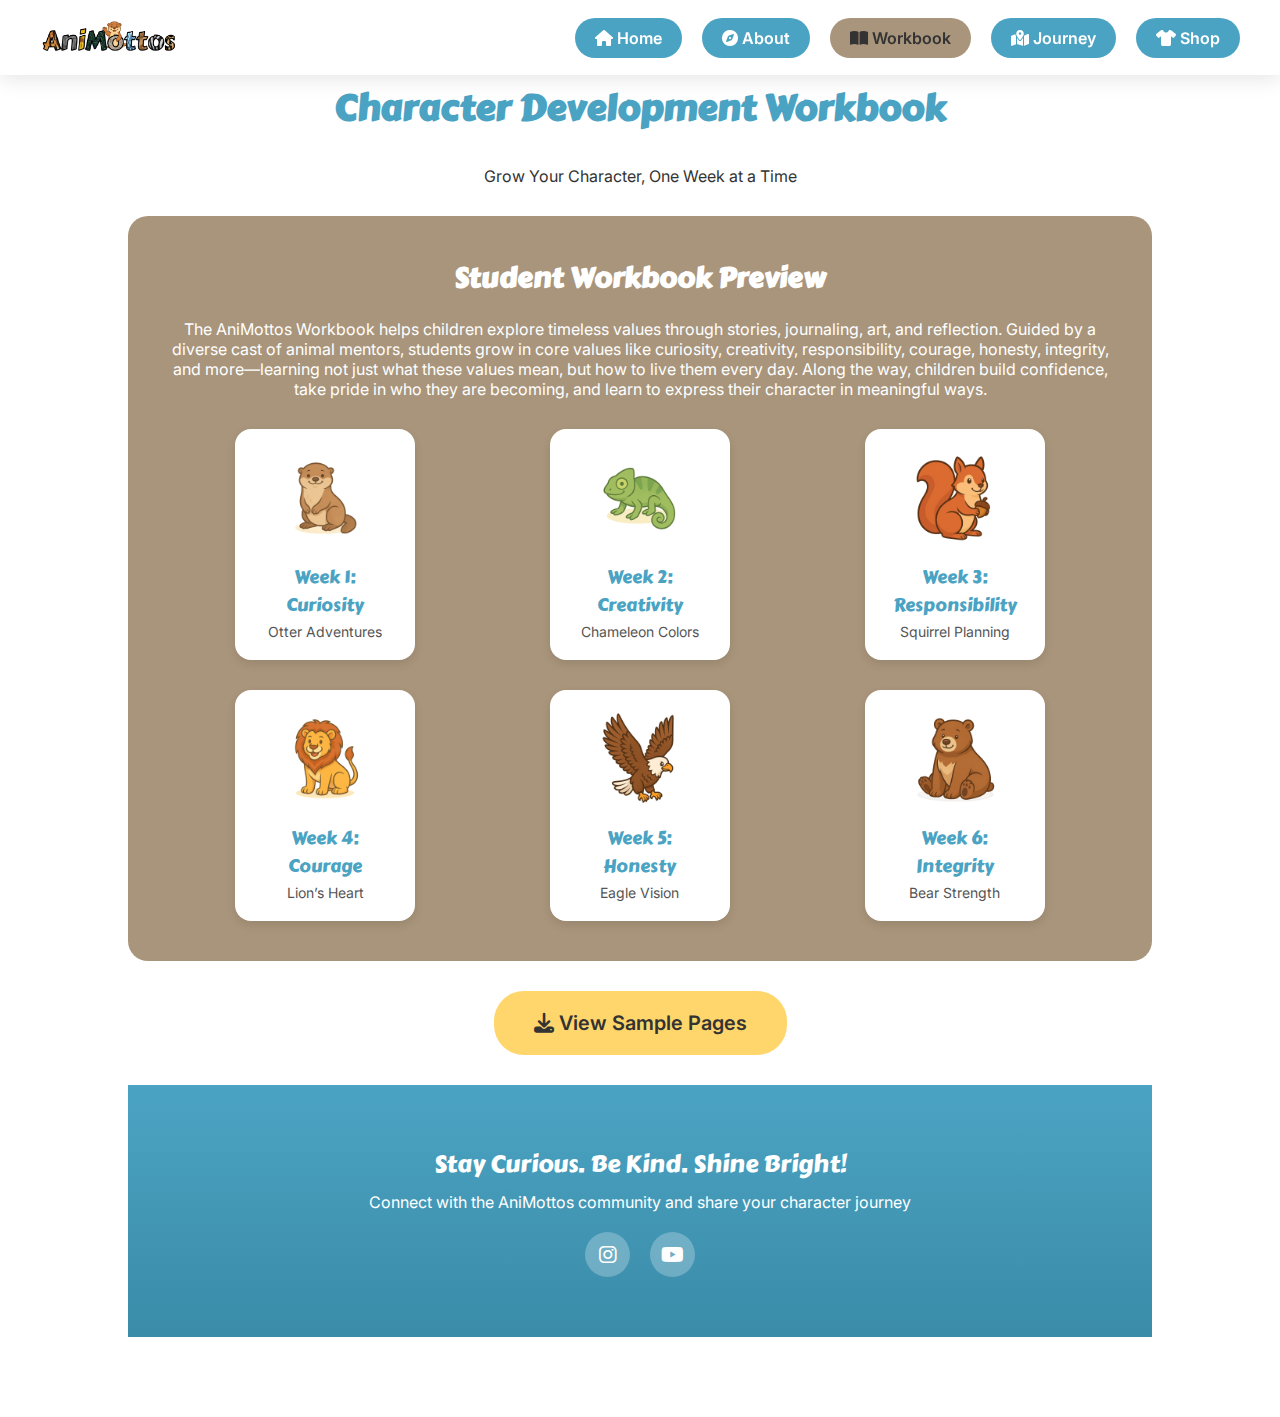
<file: workbook.html>
<!doctype html>
<html lang="en">

<head>
  <meta charset="UTF-8">
  <meta name="viewport" content="width=device-width, initial-scale=1.0">
  <title>Workbook | AniMottos</title>

  <!-- Favicon & Brand Meta -->
  <link rel="icon" type="image/png" sizes="32x32" href="favicon.svg">
  <link rel="apple-touch-icon" href="favicon.svg">

  <!-- Theme Colors for Browsers -->
  <meta name="theme-color" content="#4BA3C3">
  <meta name="msapplication-TileColor" content="#4BA3C3">
  <meta name="apple-mobile-web-app-status-bar-style" content="black-translucent">

  <!-- Social / Search Preview -->
  <meta property="og:title" content="AniMottos – Wear Your Character on Your Sleeve">
  <meta property="og:description"
    content="Discover your inner animal, embrace your values, and wear your motto with pride.">
  <meta property="og:image" content="favicon.svg">
  <meta property="og:type" content="website">
  <meta property="og:url" content="https://yourdomain.com/">

  <!-- Google Fonts -->
  <link href="https://fonts.googleapis.com/css2?family=Carter+One&family=Inter:wght@400;500;600&display=swap"
    rel="stylesheet">

  <!-- Font Awesome Icons -->
  <link rel="stylesheet" href="https://cdn.jsdelivr.net/npm/@fortawesome/fontawesome-free@6.5.0/css/all.min.css" />

  <!-- Shared Styles -->
  <link rel="stylesheet" href="style.css">

  <style>
    .animal-grid {
      display: grid;
      grid-template-columns: repeat(auto-fit, minmax(200px, 1fr));
      gap: 30px 40px;
      /* more space between cards */
      justify-items: center;
      align-items: start;
      margin-top: 30px;
      padding: 0 20px;
      /* adds breathing space on the sides */
    }

    .animal-card {
      background: #fff;
      border-radius: 16px;
      padding: 20px;
      text-align: center;
      box-shadow: 0 4px 10px rgba(0, 0, 0, 0.1);
      transition: transform 0.2s ease, box-shadow 0.2s ease;
      cursor: pointer;
      text-decoration: none;
      color: inherit;
    }

    .animal-card:hover {
      transform: translateY(-5px);
      box-shadow: 0 6px 12px rgba(0, 0, 0, 0.15);
    }

    .animal-img {
      width: 100px;
      height: auto;
      margin-bottom: 10px;
      transition: transform 0.2s ease;
    }

    .animal-card:hover .animal-img {
      transform: scale(1.05);
    }

    .animal-name {
      font-family: 'Carter One', cursive;
      color: #4BA3C3;
      font-size: 18px;
      margin-bottom: 4px;
    }

    .animal-trait {
      font-size: 14px;
      color: #555;
    }
  </style>
</head>

<body>
  <div class="container">

    <!-- Navigation -->
    <nav class="navigation">
      <div class="brand">
        <img src="image/AmOtterText.png" alt="AniMottos Logo" class="nav-logo">
      </div>

      <button class="hamburger" aria-label="Toggle menu">
        <span></span><span></span><span></span>
      </button>

      <div class="nav-links">
        <a class="nav-link" href="index.html"><i class="fa-solid fa-house"></i> Home</a>
        <a class="nav-link" href="about.html"><i class="fa-solid fa-compass"></i> About</a>
        <a class="nav-link active" href="workbook.html"><i class="fa-solid fa-book-open"></i> Workbook</a>
        <a class="nav-link" href="journey.html"><i class="fas fa-map-marked-alt"></i> Journey</a>
        <a class="nav-link" href="shop.html"><i class="fa-solid fa-tshirt"></i> Shop</a>
      </div>
    </nav>

    <!-- Workbook Section -->
    <div class="section-card">
      <h2 class="section-title">Character Development Workbook</h2>
      <p class="section-subtitle">Grow Your Character, One Week at a Time</p>

      <div
        style="background: #A9957B; border-radius: 20px; padding: 40px; text-align: center; margin: 30px 0; color: white;">
        <h3 style="font-size: 28px; font-family: 'Carter One', cursive; margin-bottom: 20px; color: white;">
          Student Workbook Preview
        </h3>
        <div class="workbook-intro">
          <p>
            The AniMottos Workbook helps children explore timeless values through stories, journaling, art, and reflection.
            Guided by a diverse cast of animal mentors, students grow in core values like curiosity, creativity, responsibility, courage, honesty, integrity, and more—learning not just what these values mean, but how to live them every day.
            Along the way, children build confidence, take pride in who they are becoming, and learn to express their character in meaningful ways.
          </p>
        </div>

        <!-- Updated Animal Grid -->
        <div class="animal-grid">
          <a href="assets/samples/curiosity.pdf" class="animal-card">
            <img src="image/standard/Otter.webp" alt="Otter" class="animal-img">
            <div class="animal-name">Week 1: Curiosity</div>
            <div class="animal-trait">Otter Adventures</div>
          </a>

          <a href="assets/samples/creativity.pdf" class="animal-card">
            <img src="image/standard/Chameleon.webp" alt="Chameleon" class="animal-img">
            <div class="animal-name">Week 2: Creativity</div>
            <div class="animal-trait">Chameleon Colors</div>
          </a>

          <a href="assets/samples/responsibility.pdf" class="animal-card">
            <img src="image/standard/Squirrel.webp" alt="Squirrel" class="animal-img">
            <div class="animal-name">Week 3: Responsibility</div>
            <div class="animal-trait">Squirrel Planning</div>
          </a>

          <a href="assets/samples/courage.pdf" class="animal-card">
            <img src="image/standard/Lion.webp" alt="Lion" class="animal-img">
            <div class="animal-name">Week 4: Courage</div>
            <div class="animal-trait">Lion’s Heart</div>
          </a>

          <a href="assets/samples/honesty.pdf" class="animal-card">
            <img src="image/standard/Eagle.webp" alt="Eagle" class="animal-img">
            <div class="animal-name">Week 5: Honesty</div>
            <div class="animal-trait">Eagle Vision</div>
          </a>

          <a href="assets/samples/integrity.pdf" class="animal-card">
            <img src="image/standard/Bear.webp" alt="Bear" class="animal-img">
            <div class="animal-name">Week 6: Integrity</div>
            <div class="animal-trait">Bear Strength</div>
          </a>
        </div>
      </div>

     <div style="text-align: center; margin: 30px 0;">
  <a class="cta-button cta-primary" 
     style="font-size: 20px; padding: 20px 40px;" 
     href="https://us.ed22.org/#/project/business/sHLFX4H8Ojg9qpf4YYe6" 
     target="_blank">
    <i class="fa-solid fa-download"></i> View Sample Pages
  </a>
</div>


    <!-- FOOTER -->
    <footer class="footer">
      <div class="footer-message">Stay Curious. Be Kind. Shine Bright!</div>
      <p>Connect with the AniMottos community and share your character journey</p>

      <div class="social-links">
        <!-- <a href="#" class="social-link"><i class="fab fa-facebook-f"></i></a> -->
        <a href="https://www.instagram.com/animottos/" class="social-link"><i class="fab fa-instagram"></i></a>
        <!-- <a href="#" class="social-link"><i class="fab fa-x-twitter"></i></a> -->
        <a href="https://www.youtube.com/@animottos4689" class="social-link"><i class="fab fa-youtube"></i></a>
      </div>
    </footer>
  </div>

  <script>
    document.addEventListener("DOMContentLoaded", () => {
      const burger = document.querySelector(".hamburger");
      const nav = document.querySelector(".nav-links");
      const links = document.querySelectorAll(".nav-link");

      burger.addEventListener("click", () => {
        burger.classList.toggle("active");
        nav.classList.toggle("open");
      });

      links.forEach(link => {
        link.addEventListener("click", () => {
          burger.classList.remove("active");
          nav.classList.remove("open");
        });
      });
    });
  </script>


</body>

</html>
</file>
<file: style.css>
/* === BASE STYLES === */
@import url('https://fonts.googleapis.com/css2?family=Carter+One&family=Inter:wght@400;500;600&display=swap');

* {
  box-sizing: border-box;
  margin: 0;
  padding: 0;
}

body {
  font-family: 'Inter', sans-serif;
  background: linear-gradient(to bottom, #BFC9CA 0%, #E3E7E8 100%);
  color: #333;
  overflow-x: hidden;
  display: flex;
  flex-direction: column;
}

html,
body {
  height: 100%;
  /* padding-top: 50px; */
}

body, .section-card {
  background: white t;
}


body::before {
  content: "";
  position: fixed;
  top: 0;
  left: 0;
  width: 100%;
  height: 70px;
  background: white;
  z-index: 0;
}

.container {
  flex: 1;
  display: flex;
  flex-direction: column;
}


/* === NAVIGATION === */
.navigation {
  position: fixed;
  top: 0;
  left: 0;
  width: 100%;
  z-index: 1000;
  /* height: 70px; */
  background: rgba(255, 255, 255, 0.96);
  backdrop-filter: blur(12px);
  box-shadow: 0 4px 20px rgba(0, 0, 0, 0.1);
  display: flex;
  justify-content: space-between;
  align-items: center;
  padding: 15px 40px;
}

.brand {
  display: flex;
  align-items: center;
}

/* .logo {
  font-family: 'Carter One', cursive;
  color: #4BA3C3;
  font-size: 28px;
  display: flex;
  align-items: center;
  gap: 10px;
} */

.nav-logo {
  height: 45px;
  width: auto;
}

.nav-links {
  display: flex;
  gap: 20px;
  flex-wrap: wrap;
}

.nav-link {
  padding: 10px 20px;
  border-radius: 25px;
  background: #4BA3C3;
  color: #fff;
  font-weight: 600;
  text-decoration: none;
  transition: 0.3s;
}

.nav-link:hover {
  background: #5a9bb3;
  transform: translateY(-2px);
}

.nav-link.active {
  background: #A9957B;
  color: #333;
}

/* === HERO === */
.hero {
  position: relative;
  width: 100%;
  min-height: 50vh;
  background: linear-gradient(180deg, #BFE5ED 0%, #D7ECF2 100%);
  display: flex;
  flex-direction: column;
  justify-content: center;
  align-items: center;
  text-align: center;
  padding: 120px 20px 100px;
  box-sizing: border-box;
  F
}

/* Title and subtitle styling */
.hero-title {
  font-family: 'Carter One', cursive;
  font-size: 2.5rem;
  color: #333;
  margin-bottom: 20px;
}

.hero-subtitle {
  font-size: 1.2rem;
  color: #444;
  margin-bottom: 40px;
  max-width: 600px;
}

/* CTA Buttons */
.standalone-cta {
  display: flex;
  justify-content: center;
  gap: 20px;
  padding: 40px 0;   /* pushes them downward nicely */
  background: white;
}

/* Make CTA Buttons consistent */
.standalone-cta .cta-button {
  padding: 15px 32px;
  border-radius: 30px;
  font-size: 1rem;
  font-weight: bold;
  text-decoration: none;
  box-shadow: 0 4px 12px rgba(0,0,0,0.08);
  transition: 0.25s ease;
}

/* Hover lift */
.standalone-cta .cta-button:hover {
  transform: translateY(-4px);
  box-shadow: 0 8px 18px rgba(0,0,0,0.15);
}

.cta-buttons {
  display: flex;
  justify-content: center;
  flex-wrap: wrap;
  gap: 15px;
}

.cta-button {
  display: inline-block;
  padding: 14px 28px;
  border-radius: 30px;
  font-weight: bold;
  text-decoration: none;
  font-size: 1rem;
  transition: all 0.3s ease-in-out;
}


/* Button color styles */
.cta-primary {
  background: #F9C94E;
  color: #333;
}

.cta-primary:hover {
  background: #f7b91c;
}

.cta-secondary {
  background: #E0E7EA;
  color: #333;
}

.cta-secondary:hover {
  background: #CFD8DC;
}

.cta-tertiary {
  background: #4BA3C3;
  color: white;
}

.cta-tertiary:hover {
  background: #3a8aa8;
}

.hero::before {
  content: "";
  position: absolute;
  inset: 0;
  background: radial-gradient(circle at 30% 30%, rgba(255, 255, 255, 0.25) 0%, transparent 70%),
    radial-gradient(circle at 70% 80%, rgba(255, 255, 255, 0.15) 0%, transparent 80%);
  animation: shimmer 20s ease-in-out infinite alternate;
}

@keyframes shimmer {
  0% {
    background-position: 0% 0%;
    opacity: 0.5;
  }

  100% {
    background-position: 100% 100%;
    opacity: 0.8;
  }
}

/* Floating bubbles */
.hero-bubbles {
  position: absolute;
  inset: 0;
  overflow: hidden;
  z-index: 1;
  pointer-events: none;
}

.hero-bubbles span {
  position: absolute;
  bottom: -10%;
  background: rgba(255, 255, 255, 0.4);
  border-radius: 50%;
  animation: bubbleRise linear infinite;
  opacity: 0;
}

@keyframes bubbleRise {
  0% {
    transform: translateY(0) scale(0.8);
    opacity: 0;
  }

  20% {
    opacity: 0.6;
  }

  50% {
    transform: translateY(-50vh) scale(1);
    opacity: 0.8;
  }

  100% {
    transform: translateY(-100vh) scale(0.9);
    opacity: 0;
  }
}

.hero-bubbles span:nth-child(1) {
  left: 10%;
  width: 20px;
  height: 20px;
  animation-duration: 22s;
}

.hero-bubbles span:nth-child(2) {
  left: 25%;
  width: 14px;
  height: 14px;
  animation-duration: 18s;
  animation-delay: 3s;
}

.hero-bubbles span:nth-child(3) {
  left: 40%;
  width: 10px;
  height: 10px;
  animation-duration: 20s;
  animation-delay: 6s;
}

.hero-bubbles span:nth-child(4) {
  left: 60%;
  width: 24px;
  height: 24px;
  animation-duration: 24s;
}

.hero-bubbles span:nth-child(5) {
  left: 75%;
  width: 18px;
  height: 18px;
  animation-duration: 26s;
}

.hero-bubbles span:nth-child(6) {
  left: 90%;
  width: 12px;
  height: 12px;
  animation-duration: 19s;
  animation-delay: 8s;
}

.hero-image {
  max-width: 420px;
  width: 80%;
  z-index: 2;
  margin-bottom: 20px;
}

.hero-content {
  position: relative;
  z-index: 3;
  max-width: 700px;
  margin: 0 auto;
  color: #333;
}

.hero-content h2 {
  font-family: 'Carter One', cursive;
  font-size: 48px;
  color: #4BA3C3;
  margin-bottom: 15px;
}

.hero-content p {
  font-size: 20px;
  margin-bottom: 20px;
}

.cta-group {
  display: flex;
  justify-content: center;
  gap: 20px;
  flex-wrap: wrap;
}

.cta-primary,
.cta-secondary {
  padding: 15px 30px;
  border-radius: 30px;
  font-weight: 600;
  text-decoration: none;
  font-size: 16px;
  transition: 0.3s;
}

.cta-primary {
  background: #FFD66B;
  color: #333;
}

.cta-secondary {
  background: #4BA3C3;
  color: #fff;
}

.cta-primary:hover,
.cta-secondary:hover {
  transform: translateY(-3px);
  box-shadow: 0 8px 20px rgba(0, 0, 0, 0.15);
}


/* === SECTION CARDS === */
.section-card {
  background: #fff;
  width: 100%;
  padding: 80px 10%;
  text-align: center;
}

.section-title {
  font-family: 'Carter One', cursive;
  color: #4BA3C3;
  font-size: 36px;
  margin-bottom: 30px;
}

/* === JOURNEY STEPS === */
.journey-steps {
  display: flex;
  justify-content: space-between;
  align-items: center;
  flex-wrap: wrap;
  gap: 20px;
  margin: 30px 0;
}

.journey-step {
  flex: 1;
  min-width: 200px;
  text-align: center;
  padding: 20px;
  background: #4BA3C3;
  color: white;
  border-radius: 20px;
  position: relative;
}

/* .journey-step::after {
  content: '→';
  position: absolute;
  right: -15px;
  top: 50%;
  transform: translateY(-50%);
  font-size: 24px;
  color: #4BA3C3;
}

.journey-step:last-child::after {
  display: none;
} */

.closing-line {
  font-weight: 600;
  margin-top: 20px;
}

.content-list {
  max-width: 700px;
  margin: 16px auto 32px;
  padding-left: 24px;
  text-align: left;
}

.content-list li {
  margin-bottom: 10px;
  line-height: 1.5;
}

/* .step-number {
  background: rgba(255, 255, 255, 0.2);
  width: 40px;
  height: 40px;
  border-radius: 50%;
  display: flex;
  align-items: center;
  justify-content: center;
  margin: 0 auto 15px;
  font-weight: bold;
} */


/* === QUIZ STYLES === */
.quiz-intro {
  display: flex;
  flex-direction: column;
  align-items: center;
  text-align: center;
  margin-top: 1.5rem;
}

/* Center the main quiz card */
.quiz-preview {
  background: #8ABF5A;
  border-radius: 25px;
  padding: 40px;
  text-align: center;
  margin: 30px auto;
  /* centers the block */
  color: white;
  width: 90%;
  /* responsive width */
  max-width: 700px;
  /* prevents it from stretching too wide */
  box-shadow: 0 6px 12px rgba(0, 0, 0, 0.1);
}

/* Question text */
.quiz-question {
  font-size: 1.5rem;
  font-family: 'Carter One', cursive;
  color: white;
  margin-bottom: 30px;
  line-height: 1.3;
}

/* Options grid */
.quiz-options {
  display: grid;
  grid-template-columns: repeat(auto-fit, minmax(200px, 1fr));
  justify-content: center;
  gap: 15px;
}

/* Option buttons */
.quiz-option {
  padding: 15px 20px;
  background: white;
  border: 3px solid transparent;
  border-radius: 15px;
  cursor: pointer;
  transition: all 0.3s ease;
  font-weight: bold;
  color: #333;
  text-align: center;
}

.quiz-option:hover {
  border-color: #4BA3C3;
  transform: translateY(-2px);
}

/* === ABOUT / MEET THE ANIMALS === */
.animal-grid {
  display: grid;
  grid-template-columns: repeat(auto-fit, minmax(180px, 1fr));
  gap: 25px;
  justify-items: center;
  padding: 40px 5%;
}

.animal-card {
  background: #fff;
  border-radius: 20px;
  box-shadow: 0 6px 18px rgba(0, 0, 0, 0.08);
  padding: 20px;
  text-align: center;
  width: 180px;
  transition: 0.3s;
}

.animal-card:hover {
  transform: translateY(-5px);
}

.animal-img-wrapper {
  height: 120px;
  display: flex;
  align-items: center;
  justify-content: center;
}

.animal-img {
  max-height: 100%;
  max-width: 100%;
  object-fit: contain;
}

/* === MERCH GRID === */
.merch-grid {
  display: grid;
  grid-template-columns: repeat(auto-fit, minmax(250px, 1fr));
  gap: 25px;
  margin: 30px 0;
}

.merch-item {
  background: white;
  border-radius: 20px;
  padding: 25px;
  text-align: center;
  box-shadow: 0 5px 15px rgba(0, 0, 0, 0.1);
  transition: all 0.3s ease;
}

.merch-item:hover {
  transform: translateY(-5px);
  box-shadow: 0 10px 25px rgba(0, 0, 0, 0.15);
}

.merch-icon {
  font-size: 60px;
  margin-bottom: 15px;
  display: block;
}

.merch-name {
  font-size: 18px;
  font-weight: bold;
  color: #333;
  margin-bottom: 10px;
}

.merch-description {
  color: #666;
  font-size: 14px;
}

/* === FOOTER === */
.footer {
  background: linear-gradient(180deg, #4BA3C3 0%, #3a8ca8 100%);
  color: #fff;
  text-align: center;
  padding: 60px 0;
  margin-top: auto;
}

.footer-message {
  font-family: 'Carter One', cursive;
  font-size: 24px;
  margin-bottom: 10px;
}

.social-links {
  display: flex;
  justify-content: center;
  gap: 20px;
  margin-top: 20px;
}

.social-link {
  width: 45px;
  height: 45px;
  background: rgba(255, 255, 255, 0.25);
  border-radius: 50%;
  display: flex;
  align-items: center;
  justify-content: center;
  font-size: 20px;
  color: #fff;
  text-decoration: none;
  transition: 0.3s;
}

.social-link:hover {
  background: rgba(255, 255, 255, 0.35);
  transform: translateY(-3px);
}

/* === HAMBURGER BUTTON === */
.hamburger {
  display: none;
  flex-direction: column;
  gap: 6px;
  background: none;
  border: none;
  cursor: pointer;
  padding: 5px;
  z-index: 1100;
  margin-left: auto;
}

.hamburger span {
  width: 28px;
  height: 3px;
  background: #4BA3C3;
  border-radius: 4px;
  transition: 0.3s ease;
}

/* Hamburger → X animation */
.hamburger.active span:nth-child(1) {
  transform: translateY(9px) rotate(45deg);
}

.hamburger.active span:nth-child(2) {
  opacity: 0;
}

.hamburger.active span:nth-child(3) {
  transform: translateY(-9px) rotate(-45deg);
}


/* --- NAV MOBILE LAYOUT --- */
@media (max-width: 768px) {

  /* Navigation bar layout */
  .navigation {
    display: flex;
    justify-content: space-between;
    /* logo left, burger right */
    align-items: center;
    padding: 10px 20px;
  }

  .brand {
    display: flex;
    align-items: center;
  }

  /* Hamburger stays on the far right */
  .hamburger {
    display: flex;
    margin-left: auto;
    z-index: 300;
  }

  /* Mobile dropdown menu */
  .nav-links {
    position: absolute;
    top: 70px;
    right: 15px;
    /* ⭐ open BELOW and ALIGNED with the hamburger */
    width: 220px;
    background: white;

    flex-direction: column;
    align-items: center;
    padding: 15px 0;

    border-radius: 10px;
    box-shadow: 0 6px 18px rgba(0, 0, 0, 0.15);

    max-height: 0;
    opacity: 0;
    overflow: hidden;
    transition: all 0.35s ease-out;
    z-index: 250;
  }

  /* Menu Open */
  .nav-links.open {
    max-height: 500px;
    opacity: 1;
  }

  /* Each mobile link */
  .nav-link {
    width: 100%;
    text-align: center;
    padding: 14px 0;
    font-size: 18px;
  }
}



/* === RESPONSIVE === */
@media (max-width: 768px) {
  .hero-content h2 {
    font-size: 34px;
  }

  .hero-content p {
    font-size: 16px;
  }

  .journey-steps {
    flex-direction: column;
  }

  .cta-group {
    flex-direction: column;
  }

}
</file>
